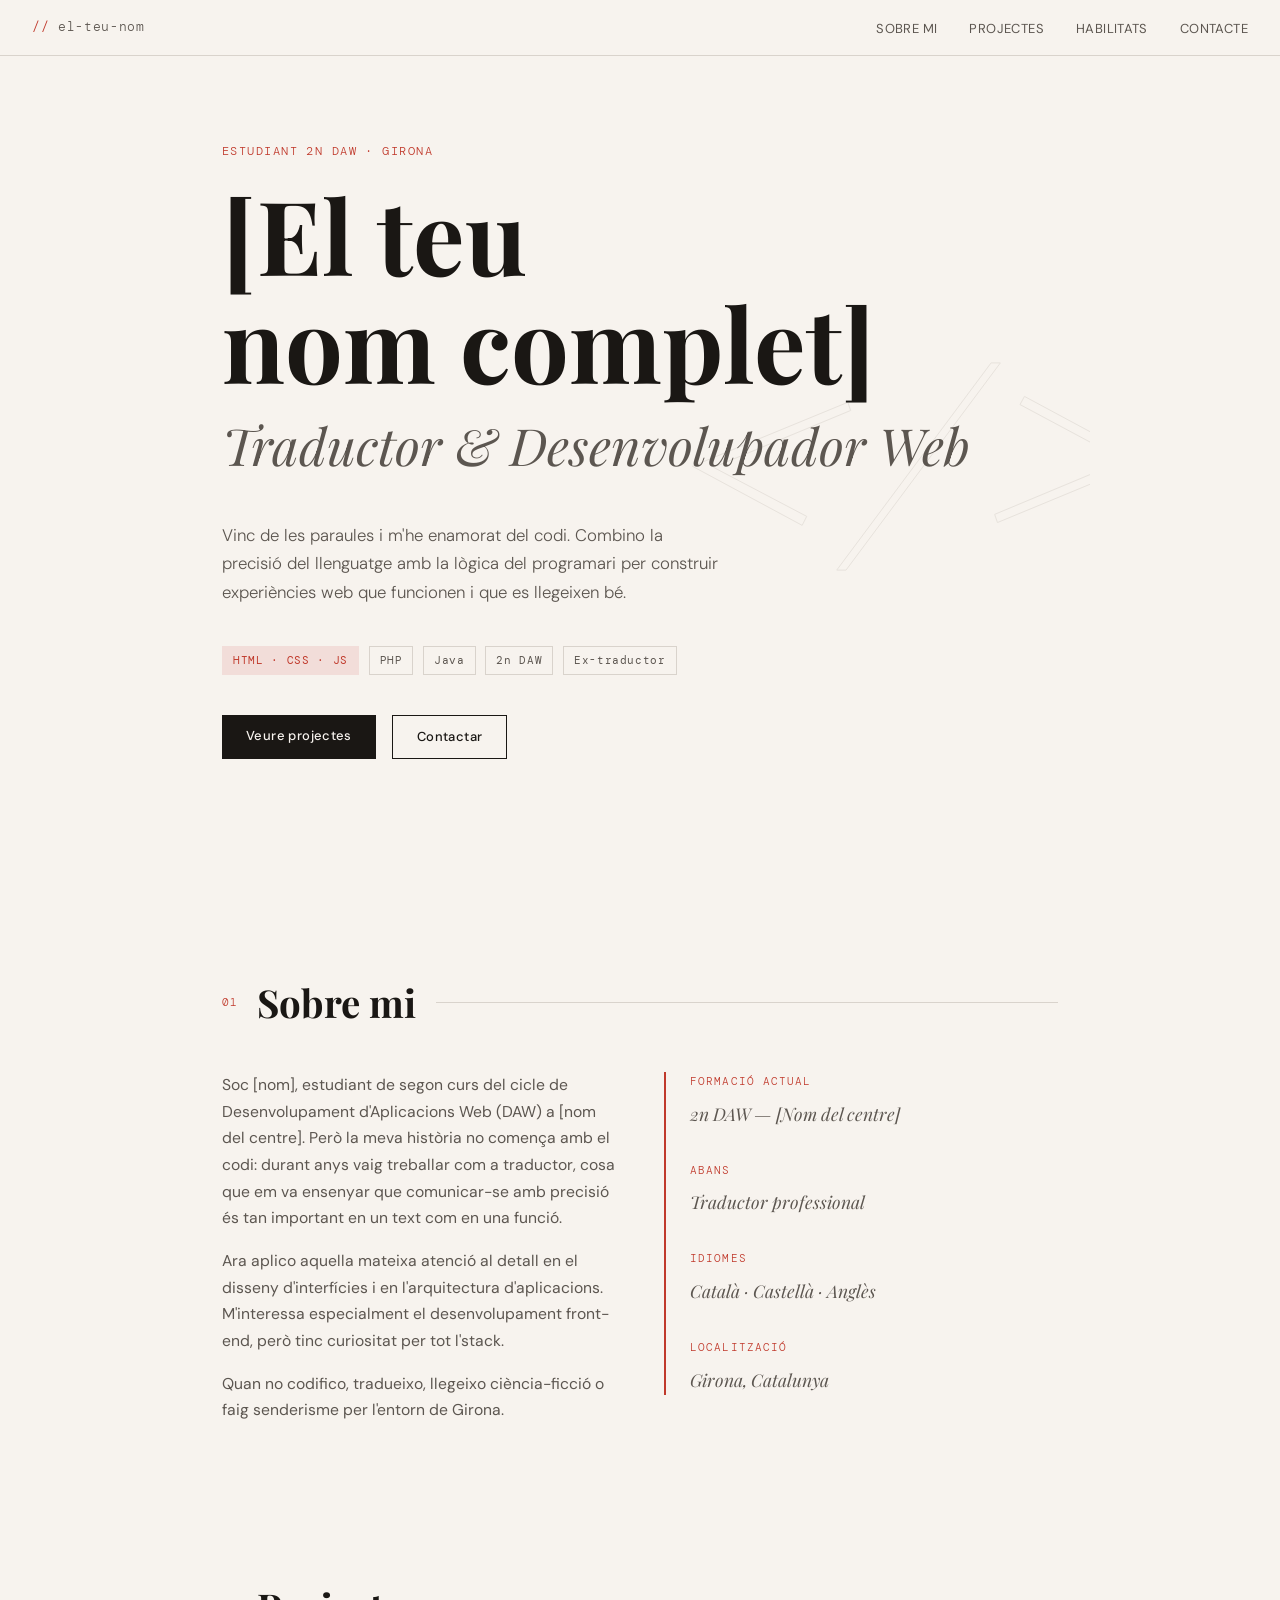
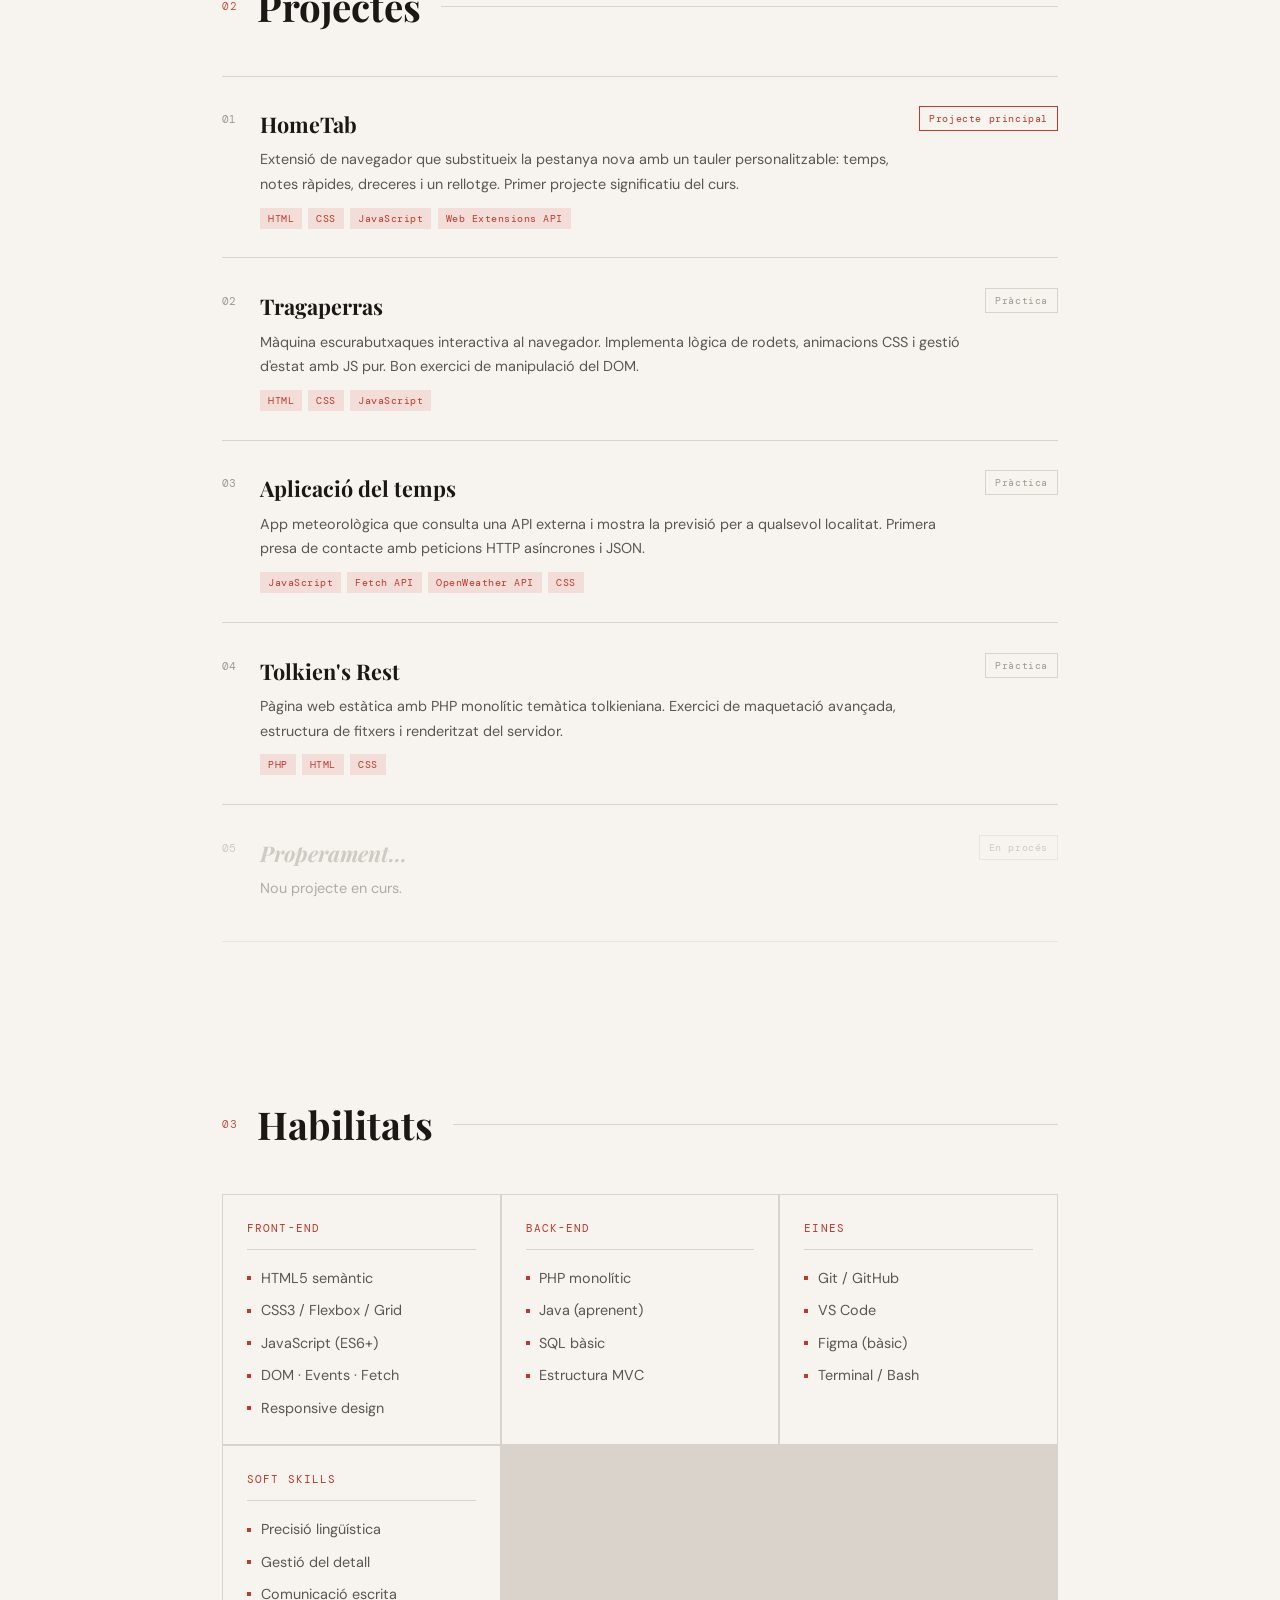
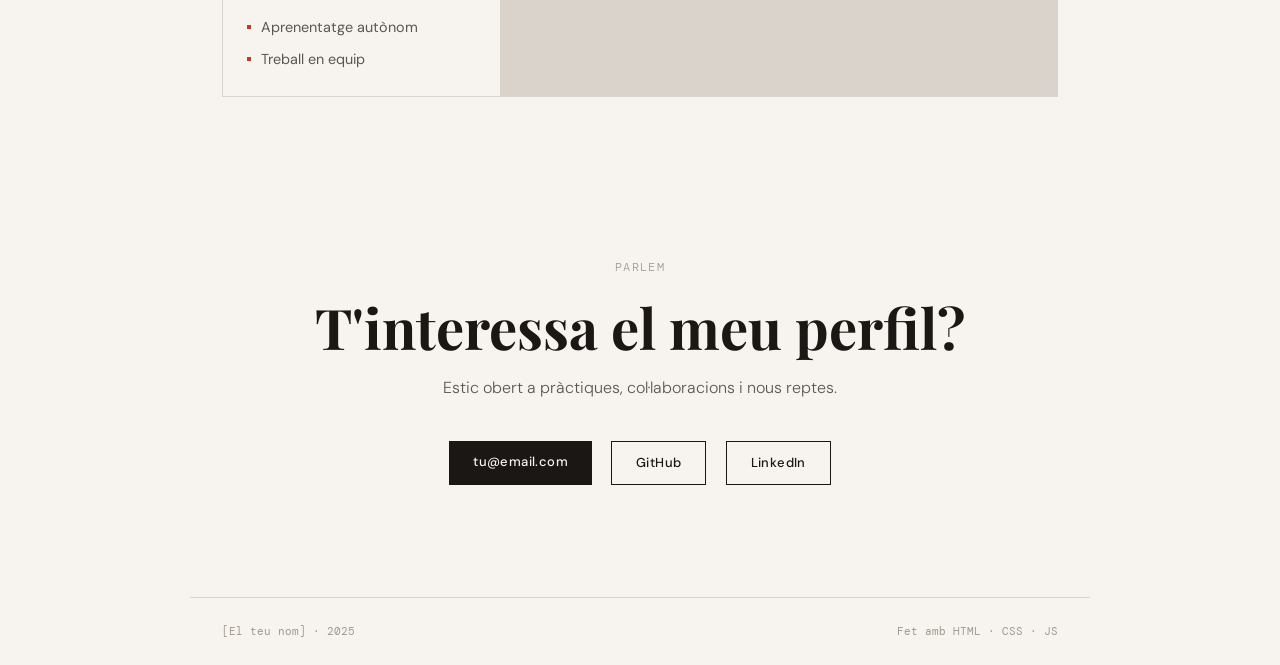
<file: portfolio.html>
<!DOCTYPE html>
<html lang="ca">
<head>
  <meta charset="UTF-8" />
  <meta name="viewport" content="width=device-width, initial-scale=1.0" />
  <title>Portfolio — [El teu nom]</title>
  <link rel="preconnect" href="https://fonts.googleapis.com" />
  <link rel="preconnect" href="https://fonts.gstatic.com" crossorigin />
  <link href="https://fonts.googleapis.com/css2?family=Playfair+Display:ital,wght@0,400;0,700;1,400&family=DM+Mono:wght@300;400&family=DM+Sans:wght@300;400;500&display=swap" rel="stylesheet" />

  <style>
    *, *::before, *::after { box-sizing: border-box; margin: 0; padding: 0; }

    :root {
      --cream: #F7F3EE;
      --ink: #1A1714;
      --ink-muted: #5C5650;
      --ink-faint: #A09990;
      --accent: #C0392B;
      --accent-soft: #F2DDD9;
      --rule: #D9D3CC;
      --serif: 'Playfair Display', Georgia, serif;
      --sans: 'DM Sans', sans-serif;
      --mono: 'DM Mono', monospace;
    }

    html { scroll-behavior: smooth; }

    body {
      background: var(--cream);
      color: var(--ink);
      font-family: var(--sans);
      font-size: 16px;
      line-height: 1.7;
      overflow-x: hidden;
    }

    /* ── NAV ── */
    nav {
      position: fixed;
      top: 0; left: 0; right: 0;
      z-index: 100;
      background: var(--cream);
      border-bottom: 1px solid var(--rule);
      padding: 0 2rem;
      display: flex;
      align-items: center;
      justify-content: space-between;
      height: 56px;
      transition: box-shadow 0.3s;
    }
    nav.scrolled { box-shadow: 0 2px 16px rgba(26,23,20,0.07); }

    .nav-brand {
      font-family: var(--mono);
      font-size: 13px;
      font-weight: 300;
      color: var(--ink-muted);
      letter-spacing: 0.05em;
      text-decoration: none;
    }
    .nav-brand span { color: var(--accent); }

    .nav-links {
      display: flex;
      gap: 2rem;
      list-style: none;
    }
    .nav-links a {
      font-family: var(--sans);
      font-size: 13px;
      font-weight: 400;
      color: var(--ink-muted);
      text-decoration: none;
      letter-spacing: 0.03em;
      text-transform: uppercase;
      transition: color 0.2s;
    }
    .nav-links a:hover { color: var(--accent); }

    /* ── SECTIONS ── */
    section {
      padding: 5rem 2rem;
      max-width: 900px;
      margin: 0 auto;
    }

    /* ── HERO ── */
    #hero {
      min-height: 100vh;
      display: flex;
      flex-direction: column;
      justify-content: center;
      padding-top: 80px;
      position: relative;
      overflow: hidden;
    }

    .hero-decoration {
      position: absolute;
      right: -60px;
      top: 50%;
      transform: translateY(-50%);
      font-family: var(--serif);
      font-size: 22vw;
      font-style: italic;
      color: transparent;
      -webkit-text-stroke: 1px var(--rule);
      pointer-events: none;
      user-select: none;
      line-height: 1;
      opacity: 0.5;
    }

    .hero-label {
      font-family: var(--mono);
      font-size: 12px;
      font-weight: 300;
      color: var(--accent);
      letter-spacing: 0.12em;
      text-transform: uppercase;
      margin-bottom: 1.2rem;
      opacity: 0;
      animation: fadeUp 0.7s 0.2s forwards;
    }

    .hero-name {
      font-family: var(--serif);
      font-size: clamp(3rem, 8vw, 6.5rem);
      font-weight: 700;
      line-height: 1.05;
      margin-bottom: 0.4rem;
      opacity: 0;
      animation: fadeUp 0.7s 0.35s forwards;
    }

    .hero-name-sub {
      font-family: var(--serif);
      font-size: clamp(1.8rem, 4vw, 3.5rem);
      font-weight: 400;
      font-style: italic;
      color: var(--ink-muted);
      margin-bottom: 2rem;
      opacity: 0;
      animation: fadeUp 0.7s 0.5s forwards;
    }

    .hero-desc {
      font-size: 1.05rem;
      font-weight: 300;
      color: var(--ink-muted);
      max-width: 500px;
      margin-bottom: 2.5rem;
      opacity: 0;
      animation: fadeUp 0.7s 0.65s forwards;
    }

    .hero-tags {
      display: flex;
      flex-wrap: wrap;
      gap: 0.6rem;
      margin-bottom: 2.5rem;
      opacity: 0;
      animation: fadeUp 0.7s 0.8s forwards;
    }
    .tag {
      font-family: var(--mono);
      font-size: 11px;
      font-weight: 400;
      padding: 4px 10px;
      border: 1px solid var(--rule);
      color: var(--ink-muted);
      letter-spacing: 0.06em;
    }
    .tag.accent {
      background: var(--accent-soft);
      border-color: var(--accent-soft);
      color: var(--accent);
    }

    .hero-cta {
      display: flex;
      gap: 1rem;
      flex-wrap: wrap;
      opacity: 0;
      animation: fadeUp 0.7s 0.95s forwards;
    }
    .btn {
      font-family: var(--sans);
      font-size: 13px;
      font-weight: 500;
      padding: 10px 24px;
      text-decoration: none;
      display: inline-block;
      transition: all 0.2s;
      cursor: pointer;
      border: none;
      letter-spacing: 0.03em;
    }
    .btn-primary {
      background: var(--ink);
      color: var(--cream);
    }
    .btn-primary:hover { background: var(--accent); }
    .btn-outline {
      background: transparent;
      color: var(--ink);
      border: 1px solid var(--ink);
    }
    .btn-outline:hover { background: var(--ink); color: var(--cream); }

    /* ── SECTION HEADERS ── */
    .section-header {
      display: flex;
      align-items: center;
      gap: 1.2rem;
      margin-bottom: 3rem;
    }
    .section-num {
      font-family: var(--mono);
      font-size: 11px;
      font-weight: 300;
      color: var(--accent);
      letter-spacing: 0.1em;
    }
    .section-title {
      font-family: var(--serif);
      font-size: clamp(1.6rem, 3vw, 2.4rem);
      font-weight: 700;
      line-height: 1.15;
    }
    .section-rule {
      flex: 1;
      height: 1px;
      background: var(--rule);
    }

    /* ── SOBRE MI ── */
    .about-grid {
      display: grid;
      grid-template-columns: 1fr 1fr;
      gap: 3rem;
      align-items: start;
    }
    @media (max-width: 640px) { .about-grid { grid-template-columns: 1fr; } }

    .about-text p {
      color: var(--ink-muted);
      margin-bottom: 1rem;
      font-size: 0.98rem;
    }
    .about-text p:last-child { margin-bottom: 0; }

    .about-aside {
      border-left: 2px solid var(--accent);
      padding-left: 1.5rem;
    }
    .aside-block {
      margin-bottom: 2rem;
    }
    .aside-block:last-child { margin-bottom: 0; }
    .aside-label {
      font-family: var(--mono);
      font-size: 11px;
      font-weight: 300;
      color: var(--accent);
      letter-spacing: 0.1em;
      text-transform: uppercase;
      margin-bottom: 0.5rem;
    }
    .aside-value {
      font-family: var(--serif);
      font-size: 1.1rem;
      font-style: italic;
      color: var(--ink-muted);
    }

    /* ── PROJECTES ── */
    .project-list {
      display: flex;
      flex-direction: column;
      gap: 1px;
      border-top: 1px solid var(--rule);
    }
    .project-item {
      border-bottom: 1px solid var(--rule);
      padding: 1.8rem 0;
      display: grid;
      grid-template-columns: auto 1fr auto;
      gap: 1.5rem;
      align-items: start;
      cursor: pointer;
      transition: background 0.2s;
      position: relative;
    }
    .project-item:hover { background: rgba(192,57,43,0.03); }
    .project-item::after {
      content: '→';
      position: absolute;
      right: 0;
      top: 50%;
      transform: translateY(-50%) translateX(-8px);
      opacity: 0;
      transition: all 0.2s;
      color: var(--accent);
      font-size: 1.2rem;
    }
    .project-item:hover::after { opacity: 1; transform: translateY(-50%) translateX(0); }

    .project-num {
      font-family: var(--mono);
      font-size: 11px;
      color: var(--ink-faint);
      padding-top: 4px;
    }
    .project-name {
      font-family: var(--serif);
      font-size: 1.35rem;
      font-weight: 700;
      margin-bottom: 0.3rem;
    }
    .project-desc {
      font-size: 0.9rem;
      color: var(--ink-muted);
      margin-bottom: 0.7rem;
    }
    .project-tech {
      display: flex;
      flex-wrap: wrap;
      gap: 0.4rem;
    }
    .tech-pill {
      font-family: var(--mono);
      font-size: 10px;
      font-weight: 400;
      padding: 2px 8px;
      background: var(--accent-soft);
      color: var(--accent);
      letter-spacing: 0.05em;
    }
    .project-badge {
      font-family: var(--mono);
      font-size: 10px;
      padding: 3px 9px;
      border: 1px solid var(--rule);
      color: var(--ink-faint);
      letter-spacing: 0.06em;
      white-space: nowrap;
    }
    .project-badge.featured {
      border-color: var(--accent);
      color: var(--accent);
    }

    /* ── HABILITATS ── */
    .skills-grid {
      display: grid;
      grid-template-columns: repeat(auto-fit, minmax(220px, 1fr));
      gap: 2px;
      background: var(--rule);
      border: 1px solid var(--rule);
    }
    .skill-group {
      background: var(--cream);
      padding: 1.5rem;
    }
    .skill-group-title {
      font-family: var(--mono);
      font-size: 11px;
      font-weight: 400;
      color: var(--accent);
      letter-spacing: 0.1em;
      text-transform: uppercase;
      margin-bottom: 1rem;
      padding-bottom: 0.7rem;
      border-bottom: 1px solid var(--rule);
    }
    .skill-list {
      list-style: none;
      display: flex;
      flex-direction: column;
      gap: 0.5rem;
    }
    .skill-list li {
      font-size: 0.9rem;
      color: var(--ink-muted);
      display: flex;
      align-items: center;
      gap: 0.6rem;
    }
    .skill-list li::before {
      content: '';
      width: 4px;
      height: 4px;
      background: var(--accent);
      flex-shrink: 0;
    }

    /* ── CONTACTE ── */
    #contact {
      text-align: center;
      padding: 5rem 2rem 7rem;
    }
    .contact-eyebrow {
      font-family: var(--mono);
      font-size: 12px;
      font-weight: 300;
      color: var(--ink-faint);
      letter-spacing: 0.12em;
      text-transform: uppercase;
      margin-bottom: 1.2rem;
    }
    .contact-heading {
      font-family: var(--serif);
      font-size: clamp(2rem, 5vw, 3.5rem);
      font-weight: 700;
      margin-bottom: 1rem;
      line-height: 1.1;
    }
    .contact-sub {
      font-size: 1rem;
      color: var(--ink-muted);
      margin-bottom: 2.5rem;
      font-weight: 300;
    }
    .contact-links {
      display: flex;
      gap: 1.2rem;
      justify-content: center;
      flex-wrap: wrap;
    }

    /* ── FOOTER ── */
    footer {
      border-top: 1px solid var(--rule);
      padding: 1.5rem 2rem;
      display: flex;
      justify-content: space-between;
      align-items: center;
      font-family: var(--mono);
      font-size: 11px;
      color: var(--ink-faint);
      max-width: 900px;
      margin: 0 auto;
    }

    /* ── ANIMACIONS ── */
    @keyframes fadeUp {
      from { opacity: 0; transform: translateY(18px); }
      to   { opacity: 1; transform: translateY(0); }
    }

    .reveal {
      opacity: 0;
      transform: translateY(20px);
      transition: opacity 0.6s, transform 0.6s;
    }
    .reveal.visible {
      opacity: 1;
      transform: translateY(0);
    }

    /* ── HAMBURGER MOBILE ── */
    .nav-toggle {
      display: none;
      background: none;
      border: none;
      cursor: pointer;
      padding: 4px;
      flex-direction: column;
      gap: 5px;
    }
    .nav-toggle span {
      display: block;
      width: 22px;
      height: 1.5px;
      background: var(--ink);
      transition: all 0.3s;
    }

    @media (max-width: 600px) {
      .nav-toggle { display: flex; }
      .nav-links {
        display: none;
        position: absolute;
        top: 56px; left: 0; right: 0;
        background: var(--cream);
        border-bottom: 1px solid var(--rule);
        flex-direction: column;
        gap: 0;
        padding: 0.5rem 0;
      }
      .nav-links.open { display: flex; }
      .nav-links li { border-bottom: 1px solid var(--rule); }
      .nav-links a {
        display: block;
        padding: 0.9rem 2rem;
        font-size: 14px;
      }
    }
  </style>
</head>
<body>

<!-- ── NAV ── -->
<nav id="nav">
  <a class="nav-brand" href="#hero">
    <span>//</span> el-teu-nom
  </a>
  <ul class="nav-links" id="nav-links">
    <li><a href="#sobre">Sobre mi</a></li>
    <li><a href="#projectes">Projectes</a></li>
    <li><a href="#habilitats">Habilitats</a></li>
    <li><a href="#contact">Contacte</a></li>
  </ul>
  <button class="nav-toggle" id="nav-toggle" aria-label="Menú">
    <span></span><span></span><span></span>
  </button>
</nav>

<!-- ── HERO ── -->
<section id="hero">
  <div class="hero-decoration" aria-hidden="true">&lt;/&gt;</div>

  <p class="hero-label">Estudiant 2n DAW · Girona</p>
  <h1 class="hero-name">[El teu<br>nom complet]</h1>
  <p class="hero-name-sub">Traductor & Desenvolupador Web</p>
  <p class="hero-desc">
    Vinc de les paraules i m'he enamorat del codi. Combino la precisió
    del llenguatge amb la lògica del programari per construir experiències web
    que funcionen i que es llegeixen bé.
  </p>
  <div class="hero-tags">
    <span class="tag accent">HTML · CSS · JS</span>
    <span class="tag">PHP</span>
    <span class="tag">Java</span>
    <span class="tag">2n DAW</span>
    <span class="tag">Ex-traductor</span>
  </div>
  <div class="hero-cta">
    <a href="#projectes" class="btn btn-primary">Veure projectes</a>
    <a href="#contact" class="btn btn-outline">Contactar</a>
  </div>
</section>

<!-- ── SOBRE MI ── -->
<section id="sobre">
  <div class="section-header reveal">
    <span class="section-num">01</span>
    <h2 class="section-title">Sobre mi</h2>
    <div class="section-rule"></div>
  </div>

  <div class="about-grid reveal">
    <div class="about-text">
      <p>
        Soc [nom], estudiant de segon curs del cicle de Desenvolupament
        d'Aplicacions Web (DAW) a [nom del centre]. Però la meva història no
        comença amb el codi: durant anys vaig treballar com a traductor, cosa
        que em va ensenyar que comunicar-se amb precisió és tan important
        en un text com en una funció.
      </p>
      <p>
        Ara aplico aquella mateixa atenció al detall en el disseny d'interfícies
        i en l'arquitectura d'aplicacions. M'interessa especialment el
        desenvolupament front-end, però tinc curiositat per tot l'stack.
      </p>
      <p>
        Quan no codifico, tradueixo, llegeixo ciència-ficció o faig senderisme
        per l'entorn de Girona.
      </p>
    </div>

    <div class="about-aside">
      <div class="aside-block">
        <p class="aside-label">Formació actual</p>
        <p class="aside-value">2n DAW — [Nom del centre]</p>
      </div>
      <div class="aside-block">
        <p class="aside-label">Abans</p>
        <p class="aside-value">Traductor professional</p>
      </div>
      <div class="aside-block">
        <p class="aside-label">Idiomes</p>
        <p class="aside-value">Català · Castellà · Anglès</p>
      </div>
      <div class="aside-block">
        <p class="aside-label">Localització</p>
        <p class="aside-value">Girona, Catalunya</p>
      </div>
    </div>
  </div>
</section>

<!-- ── PROJECTES ── -->
<section id="projectes">
  <div class="section-header reveal">
    <span class="section-num">02</span>
    <h2 class="section-title">Projectes</h2>
    <div class="section-rule"></div>
  </div>

  <div class="project-list">

    <!-- HomeTab -->
    <div class="project-item reveal">
      <span class="project-num">01</span>
      <div>
        <h3 class="project-name">HomeTab</h3>
        <p class="project-desc">
          Extensió de navegador que substitueix la pestanya nova amb un
          tauler personalitzable: temps, notes ràpides, dreceres i un
          rellotge. Primer projecte significatiu del curs.
        </p>
        <div class="project-tech">
          <span class="tech-pill">HTML</span>
          <span class="tech-pill">CSS</span>
          <span class="tech-pill">JavaScript</span>
          <span class="tech-pill">Web Extensions API</span>
        </div>
      </div>
      <span class="project-badge featured">Projecte principal</span>
    </div>

    <!-- Tragaperras -->
    <div class="project-item reveal">
      <span class="project-num">02</span>
      <div>
        <h3 class="project-name">Tragaperras</h3>
        <p class="project-desc">
          Màquina escurabutxaques interactiva al navegador. Implementa
          lògica de rodets, animacions CSS i gestió d'estat amb JS pur.
          Bon exercici de manipulació del DOM.
        </p>
        <div class="project-tech">
          <span class="tech-pill">HTML</span>
          <span class="tech-pill">CSS</span>
          <span class="tech-pill">JavaScript</span>
        </div>
      </div>
      <span class="project-badge">Pràctica</span>
    </div>

    <!-- Aplicació del temps -->
    <div class="project-item reveal">
      <span class="project-num">03</span>
      <div>
        <h3 class="project-name">Aplicació del temps</h3>
        <p class="project-desc">
          App meteorològica que consulta una API externa i mostra la
          previsió per a qualsevol localitat. Primera presa de contacte
          amb peticions HTTP asíncrones i JSON.
        </p>
        <div class="project-tech">
          <span class="tech-pill">JavaScript</span>
          <span class="tech-pill">Fetch API</span>
          <span class="tech-pill">OpenWeather API</span>
          <span class="tech-pill">CSS</span>
        </div>
      </div>
      <span class="project-badge">Pràctica</span>
    </div>

    <!-- Tolkien's Rest -->
    <div class="project-item reveal">
      <span class="project-num">04</span>
      <div>
        <h3 class="project-name">Tolkien's Rest</h3>
        <p class="project-desc">
          Pàgina web estàtica amb PHP monolític temàtica tolkieniana.
          Exercici de maquetació avançada, estructura de fitxers i
          renderitzat del servidor.
        </p>
        <div class="project-tech">
          <span class="tech-pill">PHP</span>
          <span class="tech-pill">HTML</span>
          <span class="tech-pill">CSS</span>
        </div>
      </div>
      <span class="project-badge">Pràctica</span>
    </div>

    <!-- Placeholder futur -->
    <div class="project-item reveal" style="opacity:0.45; pointer-events:none;">
      <span class="project-num">05</span>
      <div>
        <h3 class="project-name" style="font-style:italic; color: var(--ink-faint);">Properament…</h3>
        <p class="project-desc">Nou projecte en curs.</p>
        <div class="project-tech"></div>
      </div>
      <span class="project-badge">En procés</span>
    </div>

  </div>
</section>

<!-- ── HABILITATS ── -->
<section id="habilitats">
  <div class="section-header reveal">
    <span class="section-num">03</span>
    <h2 class="section-title">Habilitats</h2>
    <div class="section-rule"></div>
  </div>

  <div class="skills-grid reveal">
    <div class="skill-group">
      <p class="skill-group-title">Front-end</p>
      <ul class="skill-list">
        <li>HTML5 semàntic</li>
        <li>CSS3 / Flexbox / Grid</li>
        <li>JavaScript (ES6+)</li>
        <li>DOM · Events · Fetch</li>
        <li>Responsive design</li>
      </ul>
    </div>
    <div class="skill-group">
      <p class="skill-group-title">Back-end</p>
      <ul class="skill-list">
        <li>PHP monolític</li>
        <li>Java (aprenent)</li>
        <li>SQL bàsic</li>
        <li>Estructura MVC</li>
      </ul>
    </div>
    <div class="skill-group">
      <p class="skill-group-title">Eines</p>
      <ul class="skill-list">
        <li>Git / GitHub</li>
        <li>VS Code</li>
        <li>Figma (bàsic)</li>
        <li>Terminal / Bash</li>
      </ul>
    </div>
    <div class="skill-group">
      <p class="skill-group-title">Soft skills</p>
      <ul class="skill-list">
        <li>Precisió lingüística</li>
        <li>Gestió del detall</li>
        <li>Comunicació escrita</li>
        <li>Aprenentatge autònom</li>
        <li>Treball en equip</li>
      </ul>
    </div>
  </div>
</section>

<!-- ── CONTACTE ── -->
<section id="contact">
  <p class="contact-eyebrow reveal">Parlem</p>
  <h2 class="contact-heading reveal">T'interessa el meu perfil?</h2>
  <p class="contact-sub reveal">
    Estic obert a pràctiques, col·laboracions i nous reptes.
  </p>
  <div class="contact-links reveal">
    <a href="mailto:tu@email.com" class="btn btn-primary">tu@email.com</a>
    <a href="https://github.com/el-teu-usuari" target="_blank" rel="noopener" class="btn btn-outline">GitHub</a>
    <a href="https://linkedin.com/in/el-teu-usuari" target="_blank" rel="noopener" class="btn btn-outline">LinkedIn</a>
  </div>
</section>

<!-- ── FOOTER ── -->
<footer>
  <span>[El teu nom] · 2025</span>
  <span>Fet amb HTML · CSS · JS</span>
</footer>

<!-- ── JS ── -->
<script>
  // Nav scroll shadow
  const nav = document.getElementById('nav');
  window.addEventListener('scroll', () => {
    nav.classList.toggle('scrolled', window.scrollY > 10);
  });

  // Mobile menu
  const toggle = document.getElementById('nav-toggle');
  const navLinks = document.getElementById('nav-links');
  toggle.addEventListener('click', () => {
    navLinks.classList.toggle('open');
  });
  navLinks.querySelectorAll('a').forEach(a => {
    a.addEventListener('click', () => navLinks.classList.remove('open'));
  });

  // Reveal on scroll
  const reveals = document.querySelectorAll('.reveal');
  const observer = new IntersectionObserver((entries) => {
    entries.forEach((entry, i) => {
      if (entry.isIntersecting) {
        const siblings = Array.from(entry.target.parentElement.querySelectorAll('.reveal'));
        const idx = siblings.indexOf(entry.target);
        setTimeout(() => entry.target.classList.add('visible'), idx * 80);
        observer.unobserve(entry.target);
      }
    });
  }, { threshold: 0.1, rootMargin: '0px 0px -40px 0px' });

  reveals.forEach(el => observer.observe(el));
</script>

</body>
</html>
</file>
